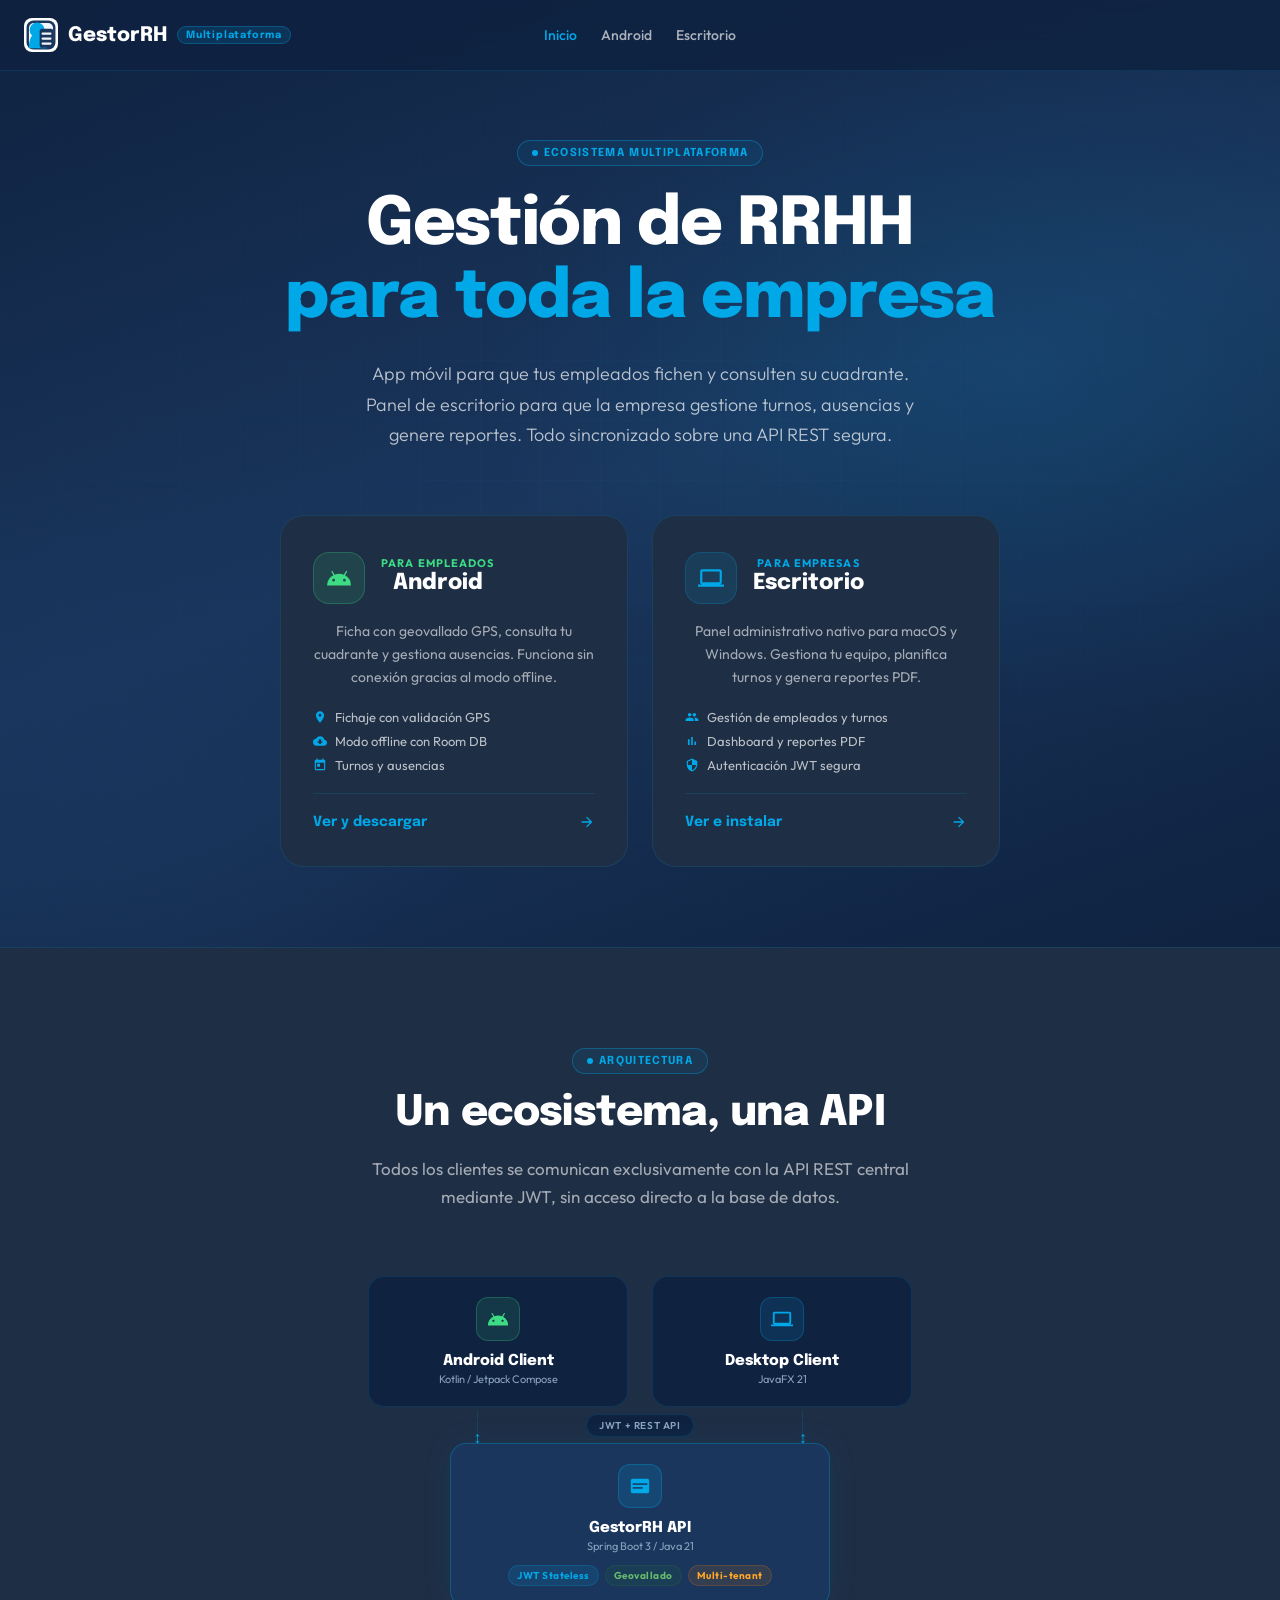
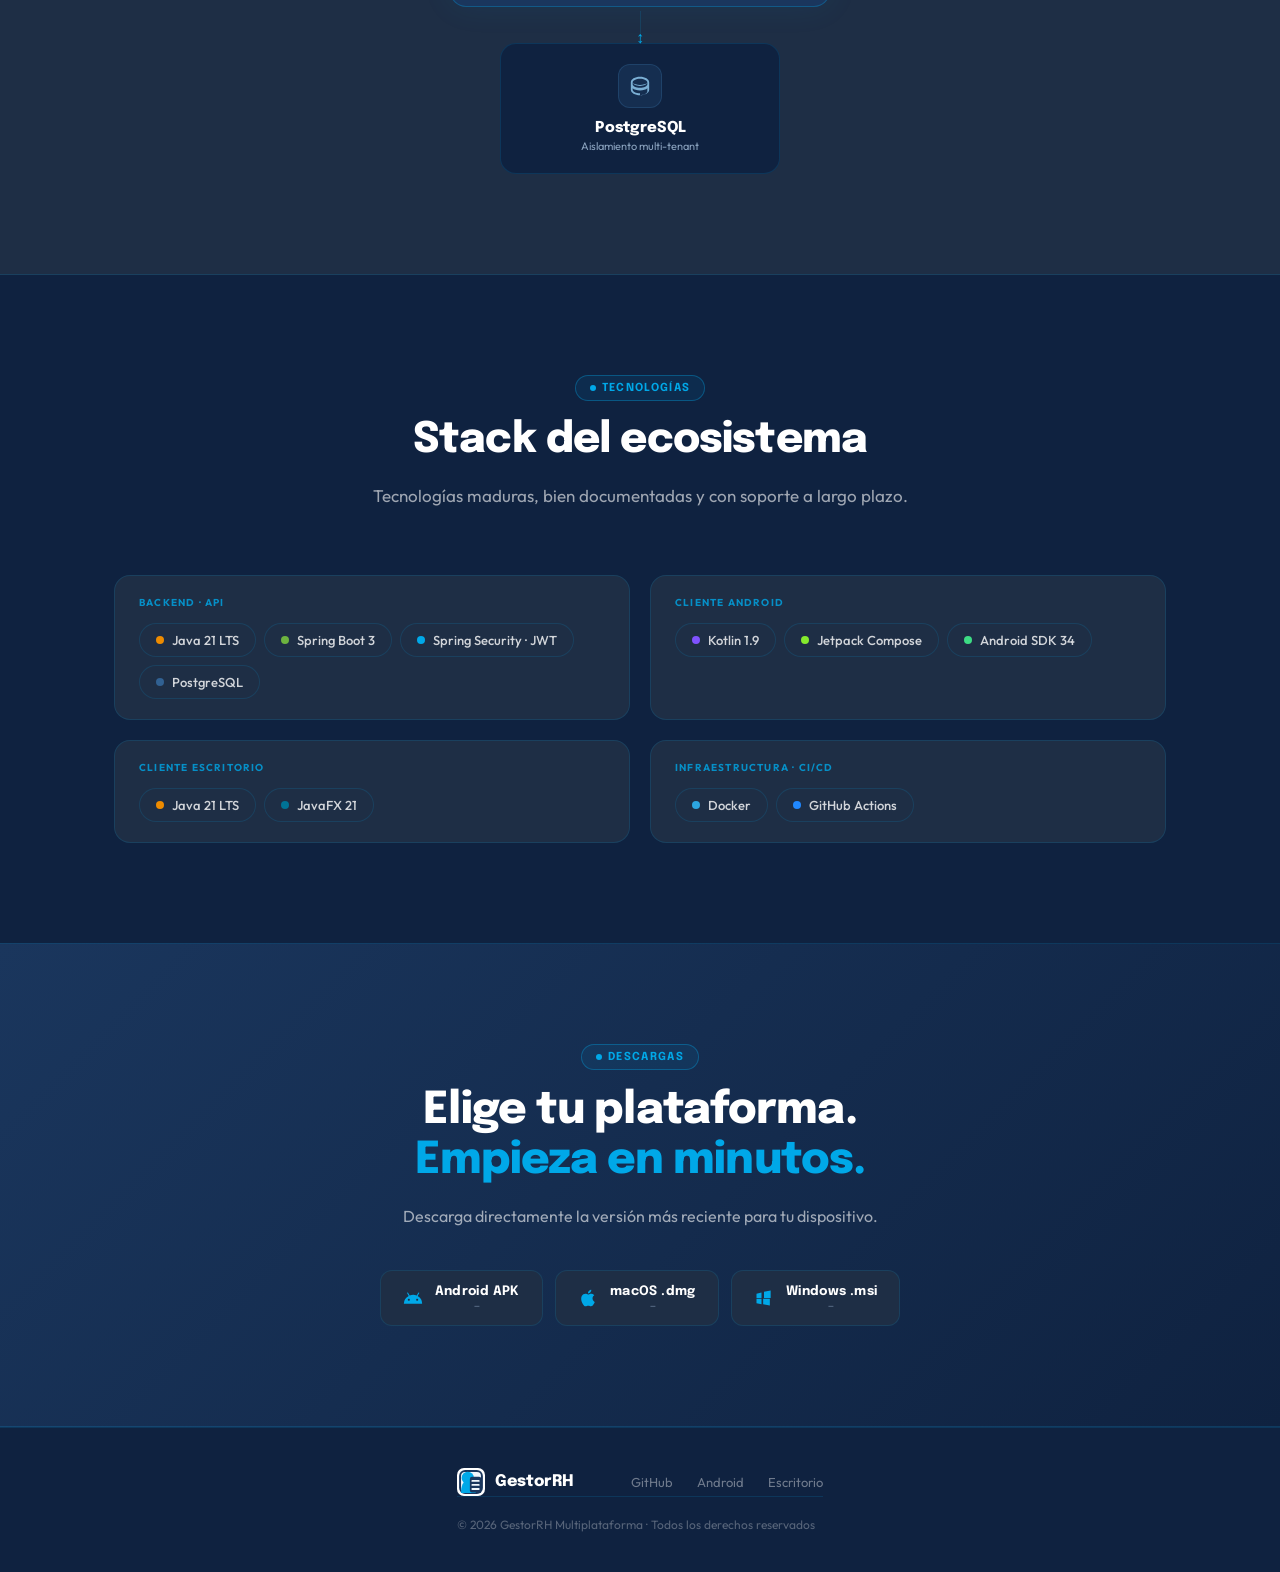
<file: index.html>
<!DOCTYPE html>
<html lang="es">
<head>
  <meta charset="UTF-8" />
  <meta name="viewport" content="width=device-width, initial-scale=1.0" />
  <title>GestorRH — Ecosistema de gestión de RRHH</title>
  <meta name="description" content="Solución integral para la gestión de recursos humanos. App Android para empleados y panel de escritorio para empresas, todo sincronizado sobre una API REST segura." />
  <link rel="stylesheet" href="shared/styles.css" />
  <style>
    /* ── HERO HOME ────────────────────────────────────────── */
    .hero-content { position: relative; z-index: 1; max-width: 720px; margin: 0 auto; text-align: center; }
    .hero-title { font-size: clamp(40px, 5.5vw, 66px); }
    .hero-subtitle { margin: 0 auto 48px; max-width: 560px; }

    /* ── CLIENT CARDS ─────────────────────────────────────── */
    .clients-grid { display: grid; grid-template-columns: 1fr 1fr; gap: 24px; margin-top: 64px; }
    .client-card {
      background: var(--surface); border: 1px solid var(--border);
      border-radius: 24px; padding: 36px 32px;
      display: flex; flex-direction: column; gap: 20px;
      transition: all 0.3s ease; position: relative; overflow: hidden;
      text-decoration: none; color: inherit;
    }
    .client-card::before {
      content: ''; position: absolute; top: 0; left: 0; right: 0; height: 3px;
      opacity: 0; transition: opacity 0.3s;
    }
    .client-card.android::before { background: linear-gradient(90deg, transparent, #3DDC84, transparent); }
    .client-card.desktop::before { background: linear-gradient(90deg, transparent, var(--cyan), transparent); }
    .client-card:hover { transform: translateY(-6px); border-color: rgba(0,168,232,0.4); box-shadow: var(--shadow-cyan); }
    .client-card:hover::before { opacity: 1; }
    .client-icon {
      width: 52px; height: 52px; border-radius: 16px;
      display: flex; align-items: center; justify-content: center;
    }
    .client-icon.android { background: rgba(61,220,132,0.12); border: 1px solid rgba(61,220,132,0.25); }
    .client-icon.desktop { background: rgba(0,168,232,0.12); border: 1px solid rgba(0,168,232,0.2); }
    .client-icon svg { width: 26px; height: 26px; }
    .client-icon.android svg { fill: #3DDC84; }
    .client-icon.desktop svg { fill: var(--cyan); }
    .client-label { font-size: 11px; font-weight: 700; letter-spacing: 0.1em; text-transform: uppercase; margin-bottom: 2px; }
    .client-label.android { color: #3DDC84; }
    .client-label.desktop { color: var(--cyan); }
    .client-title { font-family: 'Epilogue', sans-serif; font-size: 22px; font-weight: 800; margin-bottom: 6px; }
    .client-desc { font-size: 14px; color: rgba(255,255,255,0.6); line-height: 1.65; flex: 1; }
    .client-features { display: flex; flex-direction: column; gap: 8px; }
    .client-feature { display: flex; align-items: center; gap: 8px; font-size: 13px; color: rgba(255,255,255,0.7); }
    .client-feature svg { width: 14px; height: 14px; fill: var(--cyan); flex-shrink: 0; }
    .client-cta {
      display: flex; align-items: center; justify-content: space-between;
      padding-top: 20px; border-top: 1px solid var(--border);
      font-family: 'Epilogue', sans-serif; font-size: 14px; font-weight: 700; color: var(--cyan);
    }
    .client-cta svg { width: 16px; height: 16px; fill: var(--cyan); transition: transform 0.2s; }
    .client-card:hover .client-cta svg { transform: translateX(4px); }
    .client-card-header { display: flex; align-items: center; gap: 16px; margin-bottom: 16px; }
    .client-card-header .client-icon { margin: 0; flex-shrink: 0; }

    /* ── ARCHITECTURE VERTICAL ────────────────────────────── */
    .arch-section { background: var(--surface); border-top: 1px solid var(--border); border-bottom: 1px solid var(--border); }
    .arch-v { display: flex; flex-direction: column; align-items: center; gap: 0; margin-top: 48px; }

    .arch-v-row { display: flex; gap: 24px; justify-content: center; width: 100%; }
    .arch-v-row-center { max-width: 380px; }

    .arch-v-node {
      background: var(--navy-dark); border: 1px solid var(--border);
      border-radius: 16px; padding: 20px 28px; text-align: center;
      flex: 1; max-width: 260px; text-decoration: none; color: inherit;
      transition: border-color 0.25s, transform 0.25s;
    }
    .arch-v-node:hover { border-color: rgba(0,168,232,0.4); transform: translateY(-3px); }
    .arch-v-api {
      background: var(--navy); border-color: rgba(0,168,232,0.3);
      max-width: 380px; width: 100%;
      box-shadow: 0 0 32px rgba(0,168,232,0.08);
    }
    .arch-v-db { max-width: 280px; width: 100%; cursor: default; }
    .arch-v-db:hover { transform: none; border-color: rgba(49,97,146,0.4); }

    .arch-v-icon { width: 44px; height: 44px; border-radius: 12px; display: flex; align-items: center; justify-content: center; margin: 0 auto 12px; }
    .arch-v-title { font-family: 'Epilogue', sans-serif; font-size: 15px; font-weight: 800; margin-bottom: 3px; }
    .arch-v-sub { font-size: 11px; color: var(--text-muted); }

    .arch-v-arrows-row { display: flex; justify-content: center; width: 100%; padding: 4px 0; }
    .arch-v-arrow-col {
      display: grid; grid-template-columns: 1fr auto 1fr;
      align-items: center; width: 100%; max-width: 544px; gap: 0;
    }
    .arch-v-arrow-col-single {
      grid-template-columns: 1fr;
      max-width: 380px;
    }
    .arch-v-arrow-line {
      height: 28px; width: 1px; background: var(--border);
      position: relative; justify-self: center;
    }
    .arch-v-arrow-line::after {
      content: '↕'; position: absolute; bottom: -6px; left: 50%;
      transform: translateX(-50%); color: var(--cyan); font-size: 16px; line-height: 1;
    }
    .arch-v-arrow-label {
      font-size: 10px; color: var(--text-muted); white-space: nowrap;
      padding: 4px 12px; border: 1px solid var(--border);
      border-radius: 100px; background: var(--navy-dark);
      letter-spacing: 0.06em; font-weight: 600;
    }
    .arch-badges { display: flex; gap: 6px; justify-content: center; flex-wrap: wrap; }
    .arch-badge { font-size: 10px; padding: 3px 8px; border-radius: 100px; font-weight: 700; letter-spacing: 0.05em; }
    .ab-jwt   { background: rgba(0,168,232,0.12); color: var(--cyan); border: 1px solid rgba(0,168,232,0.2); }
    .ab-geo   { background: rgba(46,125,50,0.12); color: #66BB6A; border: 1px solid rgba(46,125,50,0.2); }
    .ab-multi { background: rgba(245,124,0,0.12); color: #FFA726; border: 1px solid rgba(245,124,0,0.2); }

    @media (max-width: 500px) {
      .arch-v-row { flex-direction: column; align-items: center; }
      .arch-v-node { max-width: 100%; }
      .arch-v-arrow-col { grid-template-columns: 1fr; }
      .arch-v-arrow-label { display: none; }
    }

    /* ── TECH STACK ───────────────────────────────────────── */
    .tech-grid { display: flex; flex-wrap: wrap; gap: 12px; justify-content: center; margin-top: 32px; }
    .tech-pill {
      display: flex; align-items: center; gap: 8px;
      background: var(--surface); border: 1px solid var(--border);
      border-radius: 100px; padding: 8px 16px;
      font-size: 13px; font-weight: 500; color: rgba(255,255,255,0.8);
      transition: border-color 0.2s;
    }
    .tech-pill:hover { border-color: rgba(0,168,232,0.4); }
    .tech-pill-dot { width: 8px; height: 8px; border-radius: 50%; flex-shrink: 0; }

    /* ── TECH GROUPS ──────────────────────────────────────── */
    .tech-groups { display: grid; grid-template-columns: repeat(2, 1fr); gap: 20px; margin-top: 32px; }
    .tech-group { background: var(--surface); border: 1px solid var(--border); border-radius: 16px; padding: 20px 24px; }
    .tech-group-label {
      font-size: 10px; font-weight: 700; letter-spacing: 0.12em; text-transform: uppercase;
      color: var(--cyan); margin-bottom: 14px; opacity: 0.8;
    }
    .tech-group-pills { display: flex; flex-wrap: wrap; gap: 8px; }

    /* ── DOWNLOAD QUICK ───────────────────────────────────── */
    .quick-dl { display: flex; flex-wrap: wrap; gap: 12px; justify-content: center; margin-top: 40px; }

    @media (max-width: 700px) {
      .clients-grid { grid-template-columns: 1fr; }
      .tech-groups { grid-template-columns: 1fr; }
    }
  </style>
</head>
<body data-page="home">

  <!-- HERO -->
  <section class="hero">
    <div class="hero-bg"></div>
    <div class="hero-grid"></div>
    <div class="container">
      <div class="hero-content">
        <div class="hero-eyebrow" style="margin-bottom:24px;">
          <span class="tag">Ecosistema Multiplataforma</span>
        </div>
        <h1 class="hero-title">
          Gestión de RRHH<br /><span>para toda la empresa</span>
        </h1>
        <p class="hero-subtitle">
          App móvil para que tus empleados fichen y consulten su cuadrante. Panel de escritorio para que la empresa gestione turnos, ausencias y genere reportes. Todo sincronizado sobre una API REST segura.
        </p>
        <!-- Client cards -->
        <div class="clients-grid">
          <a href="android/index.html" class="client-card android">
            <div>
              <div class="client-card-header">
                <div class="client-icon android">
                  <svg viewBox="0 0 24 24"><path d="M17.6 9.48l1.84-3.18c.16-.31.04-.69-.26-.85a.637.637 0 0 0-.83.22l-1.88 3.24a11.463 11.463 0 0 0-8.46 0L6.09 5.67a.637.637 0 0 0-.83-.22c-.3.16-.42.54-.26.85L6.84 9.48A10.78 10.78 0 0 0 1 19h22a10.78 10.78 0 0 0-5.4-9.52zM7 15.25c-.69 0-1.25-.56-1.25-1.25S6.31 12.75 7 12.75s1.25.56 1.25 1.25S7.69 15.25 7 15.25zm10 0c-.69 0-1.25-.56-1.25-1.25s.56-1.25 1.25-1.25 1.25.56 1.25 1.25-.56 1.25-1.25 1.25z"/></svg>
                </div>
                <div><div class="client-label android">Para empleados</div><div class="client-title">Android</div></div>
              </div>
              <p class="client-desc">Ficha con geovallado GPS, consulta tu cuadrante y gestiona ausencias. Funciona sin conexión gracias al modo offline.</p>
            </div>
            <div class="client-features">
              <div class="client-feature">
                <!-- Pin de ubicación GPS -->
                <svg viewBox="0 0 24 24"><path d="M12 2C8.13 2 5 5.13 5 9c0 5.25 7 13 7 13s7-7.75 7-13c0-3.87-3.13-7-7-7zm0 9.5c-1.38 0-2.5-1.12-2.5-2.5s1.12-2.5 2.5-2.5 2.5 1.12 2.5 2.5-1.12 2.5-2.5 2.5z"/></svg>
                Fichaje con validación GPS
              </div>
              <div class="client-feature">
                <!-- Nube con flecha — sync offline -->
                <svg viewBox="0 0 24 24"><path d="M19.35 10.04A7.49 7.49 0 0 0 12 4C9.11 4 6.6 5.64 5.35 8.04A5.994 5.994 0 0 0 0 14c0 3.31 2.69 6 6 6h13c2.76 0 5-2.24 5-5 0-2.64-2.05-4.78-4.65-4.96zM17 13l-5 5-5-5h3V9h4v4h3z"/></svg>
                Modo offline con Room DB
              </div>
              <div class="client-feature">
                <!-- Calendario -->
                <svg viewBox="0 0 24 24"><path d="M19 3h-1V1h-2v2H8V1H6v2H5c-1.1 0-2 .9-2 2v14c0 1.1.9 2 2 2h14c1.1 0 2-.9 2-2V5c0-1.1-.9-2-2-2zm0 16H5V8h14v11zM7 10h5v5H7z"/></svg>
                Turnos y ausencias
              </div>
            </div>
            <div class="client-cta">
              <span>Ver y descargar <span class="client-version" id="android-version"></span></span>
              <svg viewBox="0 0 24 24"><path d="M12 4l-1.41 1.41L16.17 11H4v2h12.17l-5.58 5.59L12 20l8-8z"/></svg>
            </div>
          </a>

          <a href="escritorio/index.html" class="client-card desktop">
            <div>
              <div class="client-card-header">
                <div class="client-icon desktop">
                  <svg viewBox="0 0 24 24"><path d="M20 18c1.1 0 1.99-.9 1.99-2L22 6c0-1.1-.9-2-2-2H4c-1.1 0-2 .9-2 2v10c0 1.1.9 2 2 2H0v2h24v-2h-4zM4 6h16v10H4V6z"/></svg>
                </div>
                <div><div class="client-label desktop">Para empresas</div><div class="client-title">Escritorio</div></div>
              </div>
              <p class="client-desc">Panel administrativo nativo para macOS y Windows. Gestiona tu equipo, planifica turnos y genera reportes PDF.</p>
            </div>
            <div class="client-features">
              <div class="client-feature">
                <!-- Silueta de persona / empleados -->
                <svg viewBox="0 0 24 24"><path d="M16 11c1.66 0 2.99-1.34 2.99-3S17.66 5 16 5c-1.66 0-3 1.34-3 3s1.34 3 3 3zm-8 0c1.66 0 2.99-1.34 2.99-3S9.66 5 8 5C6.34 5 5 6.34 5 8s1.34 3 3 3zm0 2c-2.33 0-7 1.17-7 3.5V19h14v-2.5c0-2.33-4.67-3.5-7-3.5zm8 0c-.29 0-.62.02-.97.05 1.16.84 1.97 1.97 1.97 3.45V19h6v-2.5c0-2.33-4.67-3.5-7-3.5z"/></svg>
                Gestión de empleados y turnos
              </div>
              <div class="client-feature">
                <!-- Gráfica de barras -->
                <svg viewBox="0 0 24 24"><path d="M5 9.2h3V19H5zM10.6 5h2.8v14h-2.8zm5.6 8H19v6h-2.8z"/></svg>
                Dashboard y reportes PDF
              </div>
              <div class="client-feature">
                <!-- Escudo / seguridad -->
                <svg viewBox="0 0 24 24"><path d="M12 1L3 5v6c0 5.55 3.84 10.74 9 12 5.16-1.26 9-6.45 9-12V5l-9-4zm0 10.99h7c-.53 4.12-3.28 7.79-7 8.94V12H5V6.3l7-3.11v8.8z"/></svg>
                Autenticación JWT segura
              </div>
            </div>
            <div class="client-cta">
              <span>Ver e instalar <span class="client-version" id="desktop-version"></span></span>
              <svg viewBox="0 0 24 24"><path d="M12 4l-1.41 1.41L16.17 11H4v2h12.17l-5.58 5.59L12 20l8-8z"/></svg>
            </div>
          </a>
        </div>
      </div>
    </div>
  </section>

  <!-- ARQUITECTURA -->
  <section class="arch-section">
    <div class="container">
      <div class="section-header reveal">
        <span class="tag">Arquitectura</span>
        <h2 class="section-title">Un ecosistema, una API</h2>
        <p class="section-subtitle">Todos los clientes se comunican exclusivamente con la API REST central mediante JWT, sin acceso directo a la base de datos.</p>
      </div>

      <div class="arch-v reveal">

        <!-- Fila 1: clientes -->
        <div class="arch-v-row">
          <a href="android/index.html" class="arch-v-node arch-v-android">
            <div class="arch-v-icon" style="background:rgba(61,220,132,0.12);border:1px solid rgba(61,220,132,0.25);">
              <svg viewBox="0 0 24 24" style="fill:#3DDC84;width:22px;height:22px;"><path d="M17.6 9.48l1.84-3.18c.16-.31.04-.69-.26-.85a.637.637 0 0 0-.83.22l-1.88 3.24a11.463 11.463 0 0 0-8.46 0L6.09 5.67a.637.637 0 0 0-.83-.22c-.3.16-.42.54-.26.85L6.84 9.48A10.78 10.78 0 0 0 1 19h22a10.78 10.78 0 0 0-5.4-9.52zM7 15.25c-.69 0-1.25-.56-1.25-1.25S6.31 12.75 7 12.75s1.25.56 1.25 1.25S7.69 15.25 7 15.25zm10 0c-.69 0-1.25-.56-1.25-1.25s.56-1.25 1.25-1.25 1.25.56 1.25 1.25-.56 1.25-1.25 1.25z"/></svg>
            </div>
            <div class="arch-v-title">Android Client</div>
            <div class="arch-v-sub">Kotlin / Jetpack Compose</div>
          </a>
          <a href="escritorio/index.html" class="arch-v-node arch-v-desktop">
            <div class="arch-v-icon" style="background:rgba(0,168,232,0.12);border:1px solid rgba(0,168,232,0.25);">
              <svg viewBox="0 0 24 24" style="fill:var(--cyan);width:22px;height:22px;"><path d="M20 18c1.1 0 1.99-.9 1.99-2L22 6c0-1.1-.9-2-2-2H4c-1.1 0-2 .9-2 2v10c0 1.1.9 2 2 2H0v2h24v-2h-4zM4 6h16v10H4V6z"/></svg>
            </div>
            <div class="arch-v-title">Desktop Client</div>
            <div class="arch-v-sub">JavaFX 21</div>
          </a>
        </div>

        <!-- Fila 2: flechas hacia API con etiqueta -->
        <div class="arch-v-arrows-row">
          <div class="arch-v-arrow-col">
            <div class="arch-v-arrow-line"></div>
            <div class="arch-v-arrow-label">JWT + REST API</div>
            <div class="arch-v-arrow-line"></div>
          </div>
        </div>

        <!-- Fila 3: API -->
        <div class="arch-v-row arch-v-row-center">
          <div class="arch-v-node arch-v-api">
            <div class="arch-v-icon" style="background:rgba(0,168,232,0.15);border:1px solid rgba(0,168,232,0.3);">
              <svg viewBox="0 0 24 24" style="fill:var(--cyan);width:22px;height:22px;"><path d="M20 4H4c-1.1 0-2 .9-2 2v12c0 1.1.9 2 2 2h16c1.1 0 2-.9 2-2V6c0-1.1-.9-2-2-2zm-5 11H4v-2h11v2zm5-4H4V9h16v2z"/></svg>
            </div>
            <div class="arch-v-title">GestorRH API</div>
            <div class="arch-v-sub">Spring Boot 3 / Java 21</div>
            <div class="arch-badges" style="margin-top:12px;">
              <span class="arch-badge ab-jwt">JWT Stateless</span>
              <span class="arch-badge ab-geo">Geovallado</span>
              <span class="arch-badge ab-multi">Multi-tenant</span>
            </div>
          </div>
        </div>

        <!-- Fila 4: flecha hacia DB -->
        <div class="arch-v-arrows-row">
          <div class="arch-v-arrow-col arch-v-arrow-col-single">
            <div class="arch-v-arrow-line"></div>
          </div>
        </div>

        <!-- Fila 5: PostgreSQL -->
        <div class="arch-v-row arch-v-row-center">
          <div class="arch-v-node arch-v-db">
            <div class="arch-v-icon" style="background:rgba(49,97,146,0.2);border:1px solid rgba(49,97,146,0.4);">
              <svg viewBox="0 0 24 24" style="fill:#7BAFD4;width:22px;height:22px;"><path d="M12 2C6.48 2 2 4.69 2 8v8c0 3.31 4.48 6 10 6s10-2.69 10-6V8c0-3.31-4.48-6-10-6zm0 2c4.42 0 8 2.01 8 4s-3.58 4-8 4-8-2.01-8-4 3.58-4 8-4zm0 16c-4.42 0-8-2.01-8-4v-1.46C5.49 15.96 8.57 17 12 17s6.51-1.04 8-2.46V18c0 1.99-3.58 4-8 4zm0-6c-4.42 0-8-2.01-8-4V8.54C5.49 9.96 8.57 11 12 11s6.51-1.04 8-2.46V10c0 1.99-3.58 4-8 4z"/></svg>
            </div>
            <div class="arch-v-title">PostgreSQL</div>
            <div class="arch-v-sub">Aislamiento multi-tenant</div>
          </div>
        </div>

      </div>
    </div>
  </section>

  <!-- STACK -->
  <section>
    <div class="container">
      <div class="section-header reveal">
        <span class="tag">Tecnologías</span>
        <h2 class="section-title">Stack del ecosistema</h2>
        <p class="section-subtitle">Tecnologías maduras, bien documentadas y con soporte a largo plazo.</p>
      </div>
      <div class="tech-groups reveal">

        <div class="tech-group">
          <div class="tech-group-label">Backend · API</div>
          <div class="tech-group-pills">
            <div class="tech-pill"><div class="tech-pill-dot" style="background:#ED8B00;"></div>Java 21 LTS</div>
            <div class="tech-pill"><div class="tech-pill-dot" style="background:#6DB33F;"></div>Spring Boot 3</div>
            <div class="tech-pill"><div class="tech-pill-dot" style="background:#00A8E8;"></div>Spring Security · JWT</div>
            <div class="tech-pill"><div class="tech-pill-dot" style="background:#316192;"></div>PostgreSQL</div>
          </div>
        </div>

        <div class="tech-group">
          <div class="tech-group-label">Cliente Android</div>
          <div class="tech-group-pills">
            <div class="tech-pill"><div class="tech-pill-dot" style="background:#7F52FF;"></div>Kotlin 1.9</div>
            <div class="tech-pill"><div class="tech-pill-dot" style="background:#85EA2D;"></div>Jetpack Compose</div>
            <div class="tech-pill"><div class="tech-pill-dot" style="background:#3DDC84;"></div>Android SDK 34</div>
          </div>
        </div>

        <div class="tech-group">
          <div class="tech-group-label">Cliente Escritorio</div>
          <div class="tech-group-pills">
            <div class="tech-pill"><div class="tech-pill-dot" style="background:#ED8B00;"></div>Java 21 LTS</div>
            <div class="tech-pill"><div class="tech-pill-dot" style="background:#007396;"></div>JavaFX 21</div>
          </div>
        </div>

        <div class="tech-group">
          <div class="tech-group-label">Infraestructura · CI/CD</div>
          <div class="tech-group-pills">
            <div class="tech-pill"><div class="tech-pill-dot" style="background:#2CA5E0;"></div>Docker</div>
            <div class="tech-pill"><div class="tech-pill-dot" style="background:#2088FF;"></div>GitHub Actions</div>
          </div>
        </div>

      </div>
    </div>
  </section>

  <!-- DESCARGA RÁPIDA -->
  <section class="download-section">
    <div class="container">
      <div class="download-inner reveal">
        <span class="tag">Descargas</span>
        <h2 class="download-title">Elige tu plataforma.<br/><span>Empieza en minutos.</span></h2>
        <p class="download-subtitle">Descarga directamente la versión más reciente para tu dispositivo.</p>
        <div class="quick-dl">
          <button id="btn-apk" class="dl-btn" onclick="window.location.href='android/index.html#descarga'">
            <svg viewBox="0 0 24 24"><path d="M17.6 9.48l1.84-3.18c.16-.31.04-.69-.26-.85a.637.637 0 0 0-.83.22l-1.88 3.24a11.463 11.463 0 0 0-8.46 0L6.09 5.67a.637.637 0 0 0-.83-.22c-.3.16-.42.54-.26.85L6.84 9.48A10.78 10.78 0 0 0 1 19h22a10.78 10.78 0 0 0-5.4-9.52zM7 15.25c-.69 0-1.25-.56-1.25-1.25S6.31 12.75 7 12.75s1.25.56 1.25 1.25S7.69 15.25 7 15.25zm10 0c-.69 0-1.25-.56-1.25-1.25s.56-1.25 1.25-1.25 1.25.56 1.25 1.25-.56 1.25-1.25 1.25z"/></svg>
            <div class="dl-btn-info"><span class="dl-btn-label">Android APK</span><span class="dl-version" id="quick-android">...</span></div>
          </button>
          <button id="btn-dmg" class="dl-btn" onclick="window.location.href='escritorio/index.html#descarga'">
            <svg viewBox="0 0 24 24"><path d="M18.71 19.5c-.83 1.24-1.71 2.45-3.05 2.47-1.34.03-1.77-.79-3.29-.79-1.53 0-2 .77-3.27.82-1.31.05-2.3-1.32-3.14-2.53C4.25 17 2.94 12.45 4.7 9.39c.87-1.52 2.43-2.48 4.12-2.51 1.28-.02 2.5.87 3.29.87.78 0 2.26-1.07 3.8-.91.65.03 2.47.26 3.64 1.98-.09.06-2.17 1.28-2.15 3.81.03 3.02 2.65 4.03 2.68 4.04-.03.07-.42 1.44-1.38 2.83M13 3.5c.73-.83 1.94-1.46 2.94-1.5.13 1.17-.34 2.35-1.04 3.19-.69.85-1.83 1.51-2.95 1.42-.15-1.15.41-2.35 1.05-3.11z"/></svg>
            <div class="dl-btn-info"><span class="dl-btn-label">macOS .dmg</span><span class="dl-version" id="quick-macos">...</span></div>
          </button>
          <button id="btn-msi" class="dl-btn" onclick="window.location.href='escritorio/index.html#descarga'">
            <svg viewBox="0 0 24 24"><path d="M3 12V6.75l6-1.32v6.57H3zm17 0V3l-8 1.43V12h8zM3 13h6v6.57l-6-1.32V13zm8 0h8v8L11 19.57V13z"/></svg>
            <div class="dl-btn-info"><span class="dl-btn-label">Windows .msi</span><span class="dl-version" id="quick-windows">...</span></div>
          </button>
        </div>
      </div>
    </div>
  </section>

  <script src="shared/nav.js"></script>
  <script>
    async function loadVersions() {
      try {
        const [androidRes, desktopRes] = await Promise.all([
          fetch('https://api.github.com/repos/GestorRH-Multiplataforma/gestorrh-android/releases/latest'),
          fetch('https://api.github.com/repos/GestorRH-Multiplataforma/GestorRH-Escritorio/releases/latest')
        ]);
        const android = androidRes.ok  ? await androidRes.json()  : null;
        const desktop = desktopRes.ok  ? await desktopRes.json()  : null;
        const av = android?.tag_name || 'v1.0.1';
        const dv = desktop?.tag_name || 'v1.0.0';
        document.getElementById('android-version').textContent  = av;
        document.getElementById('desktop-version').textContent  = dv;
        document.getElementById('quick-android').textContent    = av;
        document.getElementById('quick-macos').textContent      = dv;
        document.getElementById('quick-windows').textContent    = dv;

        /* Resaltar plataforma detectada */
        const plat = GRH.detectPlatform();
        if (plat === 'android') document.getElementById('btn-apk')?.classList.add('detected');
        if (plat === 'macos')   document.getElementById('btn-dmg')?.classList.add('detected');
        if (plat === 'windows') document.getElementById('btn-msi')?.classList.add('detected');
      } catch {
        ['quick-android','quick-macos','quick-windows'].forEach(id => {
          const el = document.getElementById(id);
          if (el) el.textContent = '—';
        });
      }
    }
    loadVersions();
  </script>
</body>
</html>
</file>
<file: shared/styles.css>
/* ============================================================
   GestorRH — Shared Stylesheet
   Usado por: index.html, android/index.html, escritorio/index.html
   ============================================================ */

@import url('https://fonts.googleapis.com/css2?family=Epilogue:wght@400;600;700;800;900&family=Outfit:wght@300;400;500;600&display=swap');

/* ── VARIABLES ────────────────────────────────────────────── */
:root {
  --navy:        #1A365D;
  --navy-dark:   #0F2240;
  --navy-light:  #243f6e;
  --cyan:        #00A8E8;
  --cyan-light:  #33BDFF;
  --cyan-dark:   #0086BC;
  --white:       #FFFFFF;
  --off-white:   #F0F6FC;
  --text-muted:  #8BA3BE;
  --surface:     #1E2E45;
  --surface-2:   #253550;
  --success:     #2E7D32;
  --warning:     #F57C00;
  --error:       #D32F2F;
  --border:      rgba(0,168,232,0.15);
  --shadow-cyan: 0 0 40px rgba(0,168,232,0.2);
}

/* ── RESET ────────────────────────────────────────────────── */
*, *::before, *::after { box-sizing: border-box; margin: 0; padding: 0; }
html { scroll-behavior: smooth; }
body {
  font-family: 'Outfit', sans-serif;
  background: var(--navy-dark);
  color: var(--white);
  overflow-x: hidden;
  -webkit-font-smoothing: antialiased;
}

/* ── UTILITIES ────────────────────────────────────────────── */
.container { max-width: 1100px; margin: 0 auto; padding: 0 24px; }

.tag {
  display: inline-flex; align-items: center; gap: 6px;
  font-family: 'Epilogue', sans-serif; font-size: 11px; font-weight: 700;
  letter-spacing: 0.12em; text-transform: uppercase;
  color: var(--cyan); border: 1px solid rgba(0,168,232,0.35);
  background: rgba(0,168,232,0.08); padding: 6px 14px; border-radius: 100px;
}
.tag::before {
  content: ''; width: 6px; height: 6px; border-radius: 50%;
  background: var(--cyan); display: inline-block;
}

/* ── NAV ──────────────────────────────────────────────────── */
nav {
  position: fixed; top: 0; left: 0; right: 0; z-index: 100;
  padding: 18px 24px;
  display: flex; align-items: center; justify-content: space-between;
  backdrop-filter: blur(16px); -webkit-backdrop-filter: blur(16px);
  background: rgba(15,34,64,0.85);
  border-bottom: 1px solid var(--border);
  transition: all 0.3s ease;
}
.nav-logo {
  display: flex; align-items: center; gap: 10px;
  font-family: 'Epilogue', sans-serif; font-size: 20px; font-weight: 800;
  color: var(--white); text-decoration: none;
}
.nav-logo-icon {
  width: 34px; height: 34px;
  display: flex; align-items: center; justify-content: center; flex-shrink: 0;
}
.nav-logo-icon img { width: 34px; height: 34px; display: block; }
.nav-badge {
  font-family: 'Epilogue', sans-serif; font-size: 10px; font-weight: 700;
  background: rgba(0,168,232,0.15); color: var(--cyan);
  border: 1px solid rgba(0,168,232,0.3); padding: 3px 8px;
  border-radius: 100px; letter-spacing: 0.08em;
}
.nav-links {
  display: flex; align-items: center; gap: 24px;
  position: absolute; left: 50%; transform: translateX(-50%);
}
.nav-links a {
  font-size: 14px; font-weight: 500; color: rgba(255,255,255,0.65);
  text-decoration: none; transition: color 0.2s;
}
.nav-links a:hover { color: var(--white); }
.nav-links a.active { color: var(--cyan); }
.nav-cta {
  display: flex; align-items: center; gap: 8px;
  background: var(--cyan); color: var(--navy-dark);
  font-family: 'Epilogue', sans-serif; font-size: 13px; font-weight: 700;
  padding: 10px 20px; border-radius: 100px; text-decoration: none;
  border: none; cursor: pointer;
  transition: all 0.2s ease; letter-spacing: 0.04em;
}
.nav-cta:hover { background: var(--cyan-light); transform: translateY(-1px); }
.nav-cta svg { width: 14px; height: 14px; fill: var(--navy-dark); }
.nav-back {
  display: flex; align-items: center; gap: 6px;
  font-size: 13px; font-weight: 500; color: rgba(255,255,255,0.5);
  text-decoration: none; transition: color 0.2s;
}
.nav-back:hover { color: var(--white); }
.nav-back svg { width: 14px; height: 14px; fill: currentColor; }

/* ── BUTTONS ──────────────────────────────────────────────── */
.btn-primary {
  display: inline-flex; align-items: center; gap: 10px;
  background: var(--cyan); color: var(--navy-dark);
  font-family: 'Epilogue', sans-serif; font-size: 15px; font-weight: 700;
  padding: 16px 28px; border-radius: 14px; text-decoration: none;
  border: none; cursor: pointer;
  transition: all 0.25s ease; letter-spacing: 0.02em;
  box-shadow: 0 8px 32px rgba(0,168,232,0.35);
}
.btn-primary:hover { background: var(--cyan-light); transform: translateY(-2px); box-shadow: 0 12px 40px rgba(0,168,232,0.45); }
.btn-primary svg { width: 18px; height: 18px; fill: var(--navy-dark); flex-shrink: 0; }
.btn-primary .version-badge {
  background: rgba(26,54,93,0.3); color: var(--navy-dark);
  font-size: 11px; padding: 2px 8px; border-radius: 100px; font-weight: 700;
}
.btn-secondary {
  display: inline-flex; align-items: center; gap: 8px;
  color: var(--white); font-size: 14px; font-weight: 500;
  text-decoration: none; background: none; border: none; cursor: pointer;
  opacity: 0.7; transition: opacity 0.2s; font-family: 'Outfit', sans-serif;
}
.btn-secondary:hover { opacity: 1; }
.btn-secondary svg { width: 16px; height: 16px; fill: currentColor; }
.btn-outline {
  display: inline-flex; align-items: center; gap: 8px;
  color: var(--cyan); background: transparent;
  border: 1px solid rgba(0,168,232,0.4);
  font-family: 'Epilogue', sans-serif; font-size: 14px; font-weight: 700;
  padding: 12px 22px; border-radius: 12px; text-decoration: none;
  cursor: pointer; transition: all 0.2s ease; letter-spacing: 0.03em;
}
.btn-outline:hover { background: rgba(0,168,232,0.08); border-color: rgba(0,168,232,0.7); transform: translateY(-1px); }
.btn-outline svg { width: 16px; height: 16px; fill: currentColor; }

/* ── PLATFORM DOWNLOAD BUTTONS ────────────────────────────── */
.dl-buttons { display: flex; flex-wrap: wrap; gap: 12px; align-items: center; }
.dl-btn {
  display: inline-flex; align-items: center; gap: 12px;
  padding: 14px 22px; border-radius: 12px; text-decoration: none;
  border: 1px solid var(--border); background: var(--surface);
  color: var(--white); font-family: 'Epilogue', sans-serif;
  font-size: 13px; font-weight: 700; cursor: pointer;
  transition: all 0.2s ease; letter-spacing: 0.03em; position: relative;
}
.dl-btn:hover { border-color: rgba(0,168,232,0.5); transform: translateY(-2px); }
.dl-btn.detected {
  background: var(--cyan); color: var(--navy-dark);
  border-color: var(--cyan); box-shadow: 0 8px 24px rgba(0,168,232,0.35);
}
.dl-btn.detected svg { fill: var(--navy-dark); }
.dl-btn.detected .dl-version { color: rgba(15,34,64,0.6); }
.dl-btn svg { width: 20px; height: 20px; fill: var(--cyan); flex-shrink: 0; }
.dl-btn-info { display: flex; flex-direction: column; gap: 1px; }
.dl-btn-label { font-size: 13px; font-weight: 700; line-height: 1; }
.dl-version { font-size: 10px; font-weight: 400; color: var(--text-muted); letter-spacing: 0.04em; margin-top: 2px; }
.dl-detected-badge {
  position: absolute; top: -8px; right: -8px;
  background: var(--cyan); color: var(--navy-dark);
  font-size: 9px; font-weight: 800; letter-spacing: 0.08em;
  padding: 2px 6px; border-radius: 100px; text-transform: uppercase;
  font-family: 'Epilogue', sans-serif;
}

/* ── SECTIONS ─────────────────────────────────────────────── */
section { padding: 100px 0; }
.section-header { text-align: center; margin-bottom: 64px; }
.section-title {
  font-family: 'Epilogue', sans-serif;
  font-size: clamp(28px, 4vw, 42px); font-weight: 800;
  line-height: 1.15; margin: 16px 0; letter-spacing: -0.02em;
}
.section-subtitle {
  font-size: 17px; color: rgba(255,255,255,0.6);
  max-width: 540px; margin: 0 auto; line-height: 1.7;
}

/* ── FEATURE CARDS ────────────────────────────────────────── */
.features-grid { display: grid; grid-template-columns: repeat(3, 1fr); gap: 20px; }
.feature-card {
  background: var(--surface); border: 1px solid var(--border);
  border-radius: 20px; padding: 28px;
  transition: all 0.3s ease; position: relative; overflow: hidden;
}
.feature-card::before {
  content: ''; position: absolute; top: 0; left: 0; right: 0; height: 2px;
  background: linear-gradient(90deg, transparent, var(--cyan), transparent);
  opacity: 0; transition: opacity 0.3s;
}
.feature-card:hover { transform: translateY(-4px); border-color: rgba(0,168,232,0.4); box-shadow: var(--shadow-cyan); }
.feature-card:hover::before { opacity: 1; }
.feature-icon {
  width: 48px; height: 48px; border-radius: 14px;
  background: rgba(0,168,232,0.12); border: 1px solid rgba(0,168,232,0.2);
  display: flex; align-items: center; justify-content: center; margin-bottom: 18px;
}
.feature-icon svg { width: 24px; height: 24px; fill: var(--cyan); }
.feature-title { font-family: 'Epilogue', sans-serif; font-size: 16px; font-weight: 700; margin-bottom: 10px; }
.feature-desc { font-size: 14px; color: rgba(255,255,255,0.6); line-height: 1.65; }

/* ── WHY SECTION ──────────────────────────────────────────── */
.why-section { background: var(--surface); border-top: 1px solid var(--border); border-bottom: 1px solid var(--border); }
.why-grid { display: grid; grid-template-columns: 1fr 1fr; gap: 80px; align-items: center; }
.why-visual { position: relative; display: flex; flex-direction: column; gap: 12px; }
.why-card {
  background: var(--navy-dark); border: 1px solid var(--border);
  border-radius: 16px; padding: 20px 24px;
  display: flex; align-items: center; gap: 16px;
  transition: all 0.3s ease;
}
.why-card:hover { border-color: rgba(0,168,232,0.4); transform: translateX(6px); }
.why-card-icon {
  width: 42px; height: 42px; flex-shrink: 0; border-radius: 12px;
  background: rgba(0,168,232,0.12); display: flex; align-items: center; justify-content: center;
}
.why-card-icon svg { width: 20px; height: 20px; fill: var(--cyan); }
.why-card-title { font-family: 'Epilogue', sans-serif; font-size: 14px; font-weight: 700; margin-bottom: 3px; }
.why-card-desc { font-size: 12px; color: rgba(255,255,255,0.55); line-height: 1.5; }
.why-list { margin-top: 32px; display: flex; flex-direction: column; gap: 18px; }
.why-item { display: flex; gap: 14px; align-items: flex-start; }
.why-check {
  width: 24px; height: 24px; flex-shrink: 0; border-radius: 50%;
  background: rgba(0,168,232,0.15); border: 1px solid rgba(0,168,232,0.3);
  display: flex; align-items: center; justify-content: center; margin-top: 2px;
}
.why-check svg { width: 12px; height: 12px; stroke: var(--cyan); fill: none; stroke-width: 2.5; }
.why-item-text strong { font-family: 'Epilogue', sans-serif; font-size: 15px; font-weight: 700; display: block; margin-bottom: 3px; }
.why-item-text span { font-size: 13px; color: rgba(255,255,255,0.55); line-height: 1.5; }

/* ── CHANGELOG (colapsable en subpáginas) ─────────────────── */
.changelog-card {
  background: var(--surface); border: 1px solid var(--border);
  border-radius: 24px; overflow: hidden; max-width: 720px; margin: 0 auto;
}
.changelog-header {
  padding: 24px 28px; border-bottom: 1px solid var(--border);
  display: flex; align-items: center; justify-content: space-between; flex-wrap: wrap; gap: 12px;
}
.changelog-title-row { display: flex; align-items: center; gap: 12px; }
.changelog-version { font-family: 'Epilogue', sans-serif; font-size: 20px; font-weight: 800; }
.changelog-stable {
  font-family: 'Epilogue', sans-serif; font-size: 10px; font-weight: 700;
  background: rgba(46,125,50,0.2); color: #66BB6A;
  border: 1px solid rgba(46,125,50,0.3); padding: 3px 10px;
  border-radius: 100px; letter-spacing: 0.1em; display: none;
}
.changelog-date { font-size: 13px; color: rgba(255,255,255,0.4); }
.changelog-body { padding: 28px; }
.changelog-content { font-size: 14px; color: rgba(255,255,255,0.75); line-height: 1.8; }
.changelog-content h1, .changelog-content h2, .changelog-content h3 {
  font-family: 'Epilogue', sans-serif; color: var(--white); margin: 16px 0 8px; font-size: 15px;
}
.changelog-content ul { padding-left: 20px; }
.changelog-content li { margin-bottom: 6px; }
.changelog-content code { background: rgba(0,168,232,0.1); color: var(--cyan); padding: 1px 6px; border-radius: 4px; font-size: 12px; }
.changelog-loading { padding: 40px; text-align: center; color: rgba(255,255,255,0.4); font-size: 14px; }
.changelog-dot { display: inline-block; animation: pulse 1.5s ease-in-out infinite; }

.changelog-accordion { max-width: 720px; margin: 0 auto; }
.changelog-toggle {
  width: 100%; background: var(--surface); border: 1px solid var(--border);
  border-radius: 16px; padding: 20px 24px;
  display: flex; align-items: center; justify-content: space-between;
  cursor: pointer; color: var(--white); font-family: 'Outfit', sans-serif;
  font-size: 15px; font-weight: 500; transition: border-color 0.2s;
}
.changelog-toggle:hover { border-color: rgba(0,168,232,0.4); }
.changelog-toggle-info { display: flex; align-items: center; gap: 12px; }
.changelog-toggle-arrow { width: 20px; height: 20px; fill: var(--text-muted); transition: transform 0.3s; flex-shrink: 0; }
.changelog-toggle.open { border-bottom-left-radius: 0; border-bottom-right-radius: 0; border-color: rgba(0,168,232,0.3); }
.changelog-toggle.open .changelog-toggle-arrow { transform: rotate(180deg); }
.changelog-panel { max-height: 0; overflow: hidden; transition: max-height 0.4s ease; }
.changelog-panel.open { max-height: none; overflow: visible; }
.changelog-panel .changelog-card { border-top-left-radius: 0; border-top-right-radius: 0; border-top: none; }

/* ── REQUIREMENTS ─────────────────────────────────────────── */
.req-grid { display: grid; grid-template-columns: repeat(4, 1fr); gap: 16px; }
.req-card {
  background: var(--surface); border: 1px solid var(--border);
  border-radius: 16px; padding: 24px 20px; text-align: center;
}
.req-icon {
  width: 48px; height: 48px; background: rgba(0,168,232,0.1);
  border: 1px solid rgba(0,168,232,0.2); border-radius: 14px;
  display: flex; align-items: center; justify-content: center; margin: 0 auto 14px;
}
.req-label { font-size: 11px; color: rgba(255,255,255,0.4); text-transform: uppercase; letter-spacing: 0.1em; margin-bottom: 6px; }
.req-value { font-family: 'Epilogue', sans-serif; font-size: 15px; font-weight: 700; color: var(--white); }

/* ── DOWNLOAD CTA ─────────────────────────────────────────── */
.download-section {
  background: linear-gradient(135deg, var(--navy) 0%, var(--navy-dark) 100%);
  border-top: 1px solid var(--border); border-bottom: 1px solid var(--border);
}
.download-inner { text-align: center; max-width: 640px; margin: 0 auto; }
.download-title {
  font-family: 'Epilogue', sans-serif; font-size: clamp(28px, 4vw, 44px);
  font-weight: 800; line-height: 1.15; margin: 16px 0; letter-spacing: -0.02em;
}
.download-title span { color: var(--cyan); }
.download-subtitle { font-size: 16px; color: rgba(255,255,255,0.6); margin-bottom: 40px; line-height: 1.7; }
.download-actions { display: flex; flex-direction: column; align-items: center; gap: 20px; }
.download-note {
  font-size: 12px; color: rgba(255,255,255,0.4); max-width: 480px; text-align: left;
  line-height: 1.7; border: 1px solid var(--border); padding: 14px 20px;
  border-radius: 12px; background: rgba(255,255,255,0.02);
}
.download-note strong { color: rgba(255,255,255,0.65); }

/* ── FOOTER ───────────────────────────────────────────────── */
footer { padding: 40px 0; border-top: 1px solid var(--border); display: flex; flex-direction: column; gap: 20px; }
.footer-inner { display: flex; align-items: center; justify-content: space-between; flex-wrap: wrap; gap: 16px; }
.footer-brand { display: flex; align-items: center; gap: 10px; }
.footer-brand-img { width: 28px; height: 28px; flex-shrink: 0; }
.footer-brand-img img { width: 28px; height: 28px; display: block; }
.footer-brand-name { font-family: 'Epilogue', sans-serif; font-size: 16px; font-weight: 800; }
.footer-links { display: flex; gap: 24px; flex-wrap: wrap; }
.footer-links a { font-size: 13px; color: rgba(255,255,255,0.4); text-decoration: none; transition: color 0.2s; }
.footer-links a:hover { color: var(--cyan); }
.footer-bottom { display: flex; align-items: center; justify-content: space-between; flex-wrap: wrap; gap: 8px; border-top: 1px solid var(--border); padding-top: 20px; }
.footer-copy { font-size: 12px; color: rgba(255,255,255,0.3); }
.footer-version { font-family: 'Epilogue', sans-serif; font-size: 11px; color: var(--cyan); font-weight: 700; letter-spacing: 0.08em; }

/* ── ANIMATIONS ───────────────────────────────────────────── */
@keyframes float { 0%, 100% { transform: translateY(0); } 50% { transform: translateY(-16px); } }
@keyframes pulse { 0%, 100% { opacity: 0.3; } 50% { opacity: 1; } }
.reveal { opacity: 0; transform: translateY(28px); transition: opacity 0.6s ease, transform 0.6s ease; }
.reveal.visible { opacity: 1; transform: translateY(0); }
.reveal-delay-1 { transition-delay: 0.1s; }
.reveal-delay-2 { transition-delay: 0.2s; }
.reveal-delay-3 { transition-delay: 0.3s; }

/* ── HERO BASE ────────────────────────────────────────────── */
.hero { min-height: 100vh; padding: 140px 0 80px; display: flex; align-items: center; position: relative; overflow: hidden; }
.hero-bg {
  position: absolute; inset: 0; pointer-events: none;
  background:
    radial-gradient(ellipse 70% 60% at 80% 40%, rgba(0,168,232,0.12) 0%, transparent 60%),
    radial-gradient(ellipse 50% 50% at 10% 80%, rgba(26,54,93,0.8) 0%, transparent 60%),
    linear-gradient(160deg, #0F2240 0%, #1A365D 50%, #0F2240 100%);
}
.hero-grid {
  position: absolute; inset: 0; pointer-events: none;
  background-image: linear-gradient(rgba(0,168,232,0.04) 1px, transparent 1px), linear-gradient(90deg, rgba(0,168,232,0.04) 1px, transparent 1px);
  background-size: 60px 60px;
  mask-image: radial-gradient(ellipse 80% 80% at 50% 50%, black, transparent);
}
.hero-title { font-family: 'Epilogue', sans-serif; font-size: clamp(36px, 5vw, 58px); font-weight: 800; line-height: 1.1; margin-bottom: 24px; letter-spacing: -0.02em; }
.hero-title span { color: var(--cyan); }
.hero-subtitle { font-size: 18px; font-weight: 300; line-height: 1.7; color: rgba(255,255,255,0.7); margin-bottom: 40px; max-width: 480px; }
.hero-actions { display: flex; flex-wrap: wrap; gap: 14px; align-items: center; }
.hero-stats { display: flex; gap: 32px; margin-top: 48px; padding-top: 32px; border-top: 1px solid var(--border); }
.hero-stat-value { font-family: 'Epilogue', sans-serif; font-size: 26px; font-weight: 800; color: var(--cyan); line-height: 1; margin-bottom: 4px; }
.hero-stat-label { font-size: 12px; color: rgba(255,255,255,0.5); font-weight: 400; }

/* ── RESPONSIVE ───────────────────────────────────────────── */
@media (max-width: 900px) {
  .hero-stats { flex-wrap: wrap; gap: 20px; }
  .why-grid { grid-template-columns: 1fr; gap: 40px; }
  .features-grid { grid-template-columns: 1fr 1fr; }
  .req-grid { grid-template-columns: 1fr 1fr; }
  .nav-links { display: none; }
}
@media (max-width: 600px) {
  section { padding: 72px 0; }
  nav { padding: 14px 16px; }
  .nav-badge { display: none; }
  .features-grid { grid-template-columns: 1fr; }
  .hero-stats { gap: 16px; flex-wrap: wrap; }
  .footer-inner { flex-direction: column; align-items: flex-start; }
  .dl-buttons { flex-direction: column; align-items: stretch; }
}
</file>
